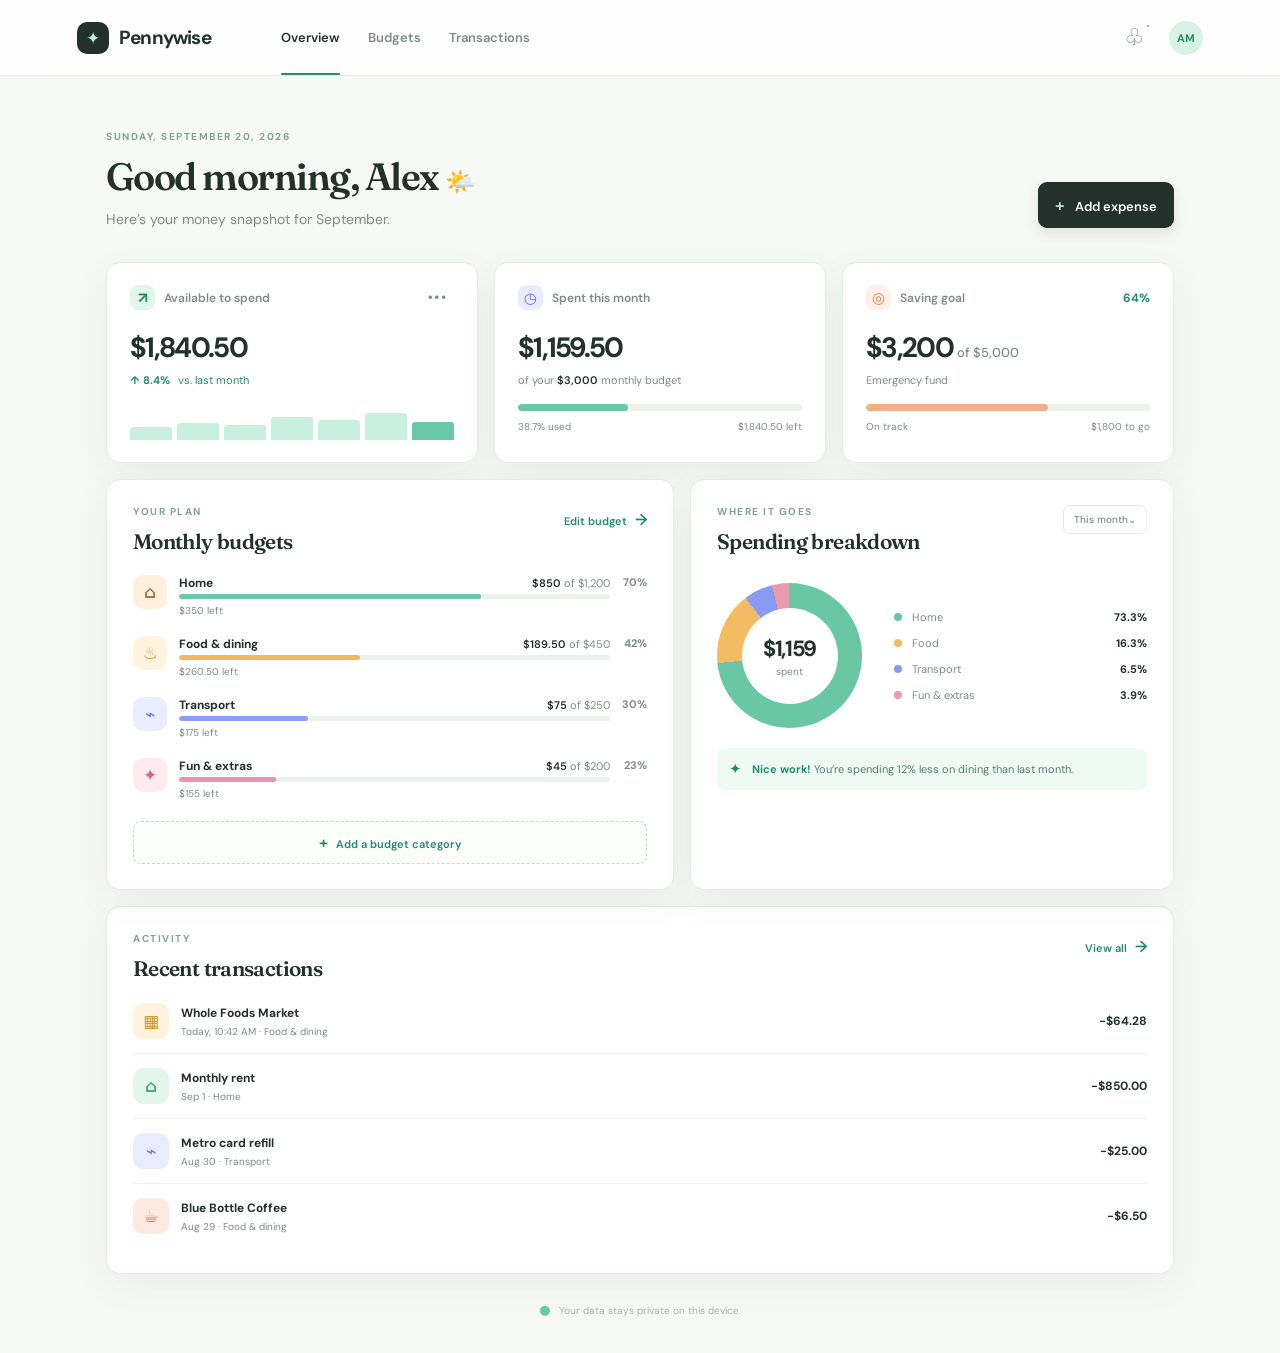
<file: index.html>
<!doctype html>
<html lang="en">
<head>
    <meta charset="utf-8">
    <meta name="viewport" content="width=device-width, initial-scale=1">
    <meta name="description" content="A calm, friendly dashboard for planning your budget and tracking spending.">
    <title>Pennywise | Your money, made simple</title>
    <link rel="stylesheet" href="styles.css">
</head>
<body>
    <header class="topbar">
        <a class="brand" href="index.html" aria-label="Pennywise home">
            <span class="brand-mark">✦</span><span>Pennywise</span>
        </a>
        <nav class="main-nav" aria-label="Main navigation">
            <a class="active" href="#overview">Overview</a>
            <a href="#budgets">Budgets</a>
            <a href="#transactions">Transactions</a>
        </nav>
        <div class="topbar-actions">
            <button class="icon-button" aria-label="Notifications">♧<span class="notification-dot"></span></button>
            <div class="avatar" aria-label="Account for Alex Morgan">AM</div>
        </div>
    </header>

    <main class="shell" id="overview">
        <section class="welcome-row">
            <div>
                <p class="eyebrow">SUNDAY, SEPTEMBER 20, 2026</p>
                <h1>Good morning, Alex <span>🌤️</span></h1>
                <p class="subheading">Here’s your money snapshot for September.</p>
            </div>
            <button class="primary-button" id="open-expense" type="button"><span>+</span> Add expense</button>
        </section>

        <section class="summary-grid" aria-label="September summary">
            <article class="summary-card balance-card">
                <div class="card-label"><span class="label-icon mint">↗</span><span>Available to spend</span><button class="more-button" aria-label="More options">•••</button></div>
                <strong class="amount" id="available-amount">$1,840.50</strong>
                <p class="positive"><span>↑ 8.4%</span> vs. last month</p>
                <div class="mini-bars" aria-label="Spending trend">
                    <i style="height:35%"></i><i style="height:48%"></i><i style="height:42%"></i><i style="height:63%"></i><i style="height:55%"></i><i style="height:76%"></i><i class="current" style="height:49%"></i>
                </div>
            </article>
            <article class="summary-card">
                <div class="card-label"><span class="label-icon lavender">◷</span><span>Spent this month</span></div>
                <strong class="amount" id="spent-amount">$1,159.50</strong>
                <p class="muted">of your <strong>$3,000</strong> monthly budget</p>
                <div class="progress-track"><span id="spent-progress" style="width:38.65%"></span></div>
                <div class="progress-meta"><span>38.7% used</span><span>$1,840.50 left</span></div>
            </article>
            <article class="summary-card">
                <div class="card-label"><span class="label-icon peach">◎</span><span>Saving goal</span><span class="goal-percent">64%</span></div>
                <strong class="amount">$3,200 <small>of $5,000</small></strong>
                <p class="muted">Emergency fund</p>
                <div class="progress-track peach-track"><span style="width:64%"></span></div>
                <div class="progress-meta"><span>On track</span><span>$1,800 to go</span></div>
            </article>
        </section>

        <div class="content-grid">
            <section class="panel budgets-panel" id="budgets">
                <div class="section-heading">
                    <div><p class="eyebrow">YOUR PLAN</p><h2>Monthly budgets</h2></div>
                    <button class="link-button" id="edit-budget" type="button">Edit budget <span>→</span></button>
                </div>
                <div class="budget-list" id="budget-list">
                    <div class="budget-row" data-category="Home" data-spent="850" data-limit="1200"><span class="category-icon home">⌂</span><div class="budget-info"><div><strong>Home</strong><span>$850 <em>of $1,200</em></span></div><div class="progress-track"><span style="width:70%"></span></div><small>$350 left</small></div><b>70%</b></div>
                    <div class="budget-row" data-category="Food" data-spent="189.50" data-limit="450"><span class="category-icon food">♨</span><div class="budget-info"><div><strong>Food & dining</strong><span>$189.50 <em>of $450</em></span></div><div class="progress-track"><span style="width:42%; background:#f4b860"></span></div><small>$260.50 left</small></div><b>42%</b></div>
                    <div class="budget-row" data-category="Transport" data-spent="75" data-limit="250"><span class="category-icon transport">⌁</span><div class="budget-info"><div><strong>Transport</strong><span>$75 <em>of $250</em></span></div><div class="progress-track"><span style="width:30%; background:#8b9cf6"></span></div><small>$175 left</small></div><b>30%</b></div>
                    <div class="budget-row" data-category="Fun" data-spent="45" data-limit="200"><span class="category-icon fun">✦</span><div class="budget-info"><div><strong>Fun & extras</strong><span>$45 <em>of $200</em></span></div><div class="progress-track"><span style="width:22.5%; background:#ec91ae"></span></div><small>$155 left</small></div><b>23%</b></div>
                </div>
                <button class="add-budget" type="button"><span>+</span> Add a budget category</button>
            </section>

            <section class="panel spending-panel">
                <div class="section-heading">
                    <div><p class="eyebrow">WHERE IT GOES</p><h2>Spending breakdown</h2></div>
                    <button class="period-button" type="button">This month⌄</button>
                </div>
                <div class="donut-wrap">
                    <div class="donut-chart"><div><strong>$1,159</strong><span>spent</span></div></div>
                    <ul class="legend">
                        <li><span class="legend-dot home-dot"></span><span>Home</span><b>73.3%</b></li>
                        <li><span class="legend-dot food-dot"></span><span>Food</span><b>16.3%</b></li>
                        <li><span class="legend-dot transport-dot"></span><span>Transport</span><b>6.5%</b></li>
                        <li><span class="legend-dot fun-dot"></span><span>Fun & extras</span><b>3.9%</b></li>
                    </ul>
                </div>
                <div class="insight"><span>✦</span><p><strong>Nice work!</strong> You’re spending 12% less on dining than last month.</p></div>
            </section>
        </div>

        <section class="panel transactions-panel" id="transactions">
            <div class="section-heading">
                <div><p class="eyebrow">ACTIVITY</p><h2>Recent transactions</h2></div>
                <button class="link-button" type="button">View all <span>→</span></button>
            </div>
            <div class="transaction-list" id="transaction-list">
                <div class="transaction"><span class="merchant-icon grocery">▦</span><div><strong>Whole Foods Market</strong><small>Today, 10:42 AM · Food & dining</small></div><b>−$64.28</b></div>
                <div class="transaction"><span class="merchant-icon home-icon">⌂</span><div><strong>Monthly rent</strong><small>Sep 1 · Home</small></div><b>−$850.00</b></div>
                <div class="transaction"><span class="merchant-icon transport-icon">⌁</span><div><strong>Metro card refill</strong><small>Aug 30 · Transport</small></div><b>−$25.00</b></div>
                <div class="transaction"><span class="merchant-icon coffee">☕</span><div><strong>Blue Bottle Coffee</strong><small>Aug 29 · Food & dining</small></div><b>−$6.50</b></div>
            </div>
        </section>

        <p class="privacy-note"><span>●</span> Your data stays private on this device.</p>
    </main>

    <div class="modal-backdrop hidden" id="expense-modal">
        <section class="modal" role="dialog" aria-modal="true" aria-labelledby="modal-title">
            <button class="close-button" id="close-expense" aria-label="Close">×</button>
            <p class="eyebrow">NEW TRANSACTION</p>
            <h2 id="modal-title">Add an expense</h2>
            <p class="modal-copy">Keep your spending plan up to date in a few seconds.</p>
            <form id="expense-form">
                <label for="expense-name">What did you spend on?</label>
                <input id="expense-name" required placeholder="e.g. Grocery run">
                <div class="form-row">
                    <div><label for="expense-amount">Amount</label><div class="amount-input"><span>$</span><input id="expense-amount" type="number" min="0.01" step="0.01" required placeholder="0.00"></div></div>
                    <div><label for="expense-category">Category</label><select id="expense-category"><option>Food & dining</option><option>Home</option><option>Transport</option><option>Fun & extras</option></select></div>
                </div>
                <button class="primary-button full-button" type="submit">Save expense <span>→</span></button>
            </form>
        </section>
    </div>
    <script src="app.js"></script>
</body>
</html>
</file>
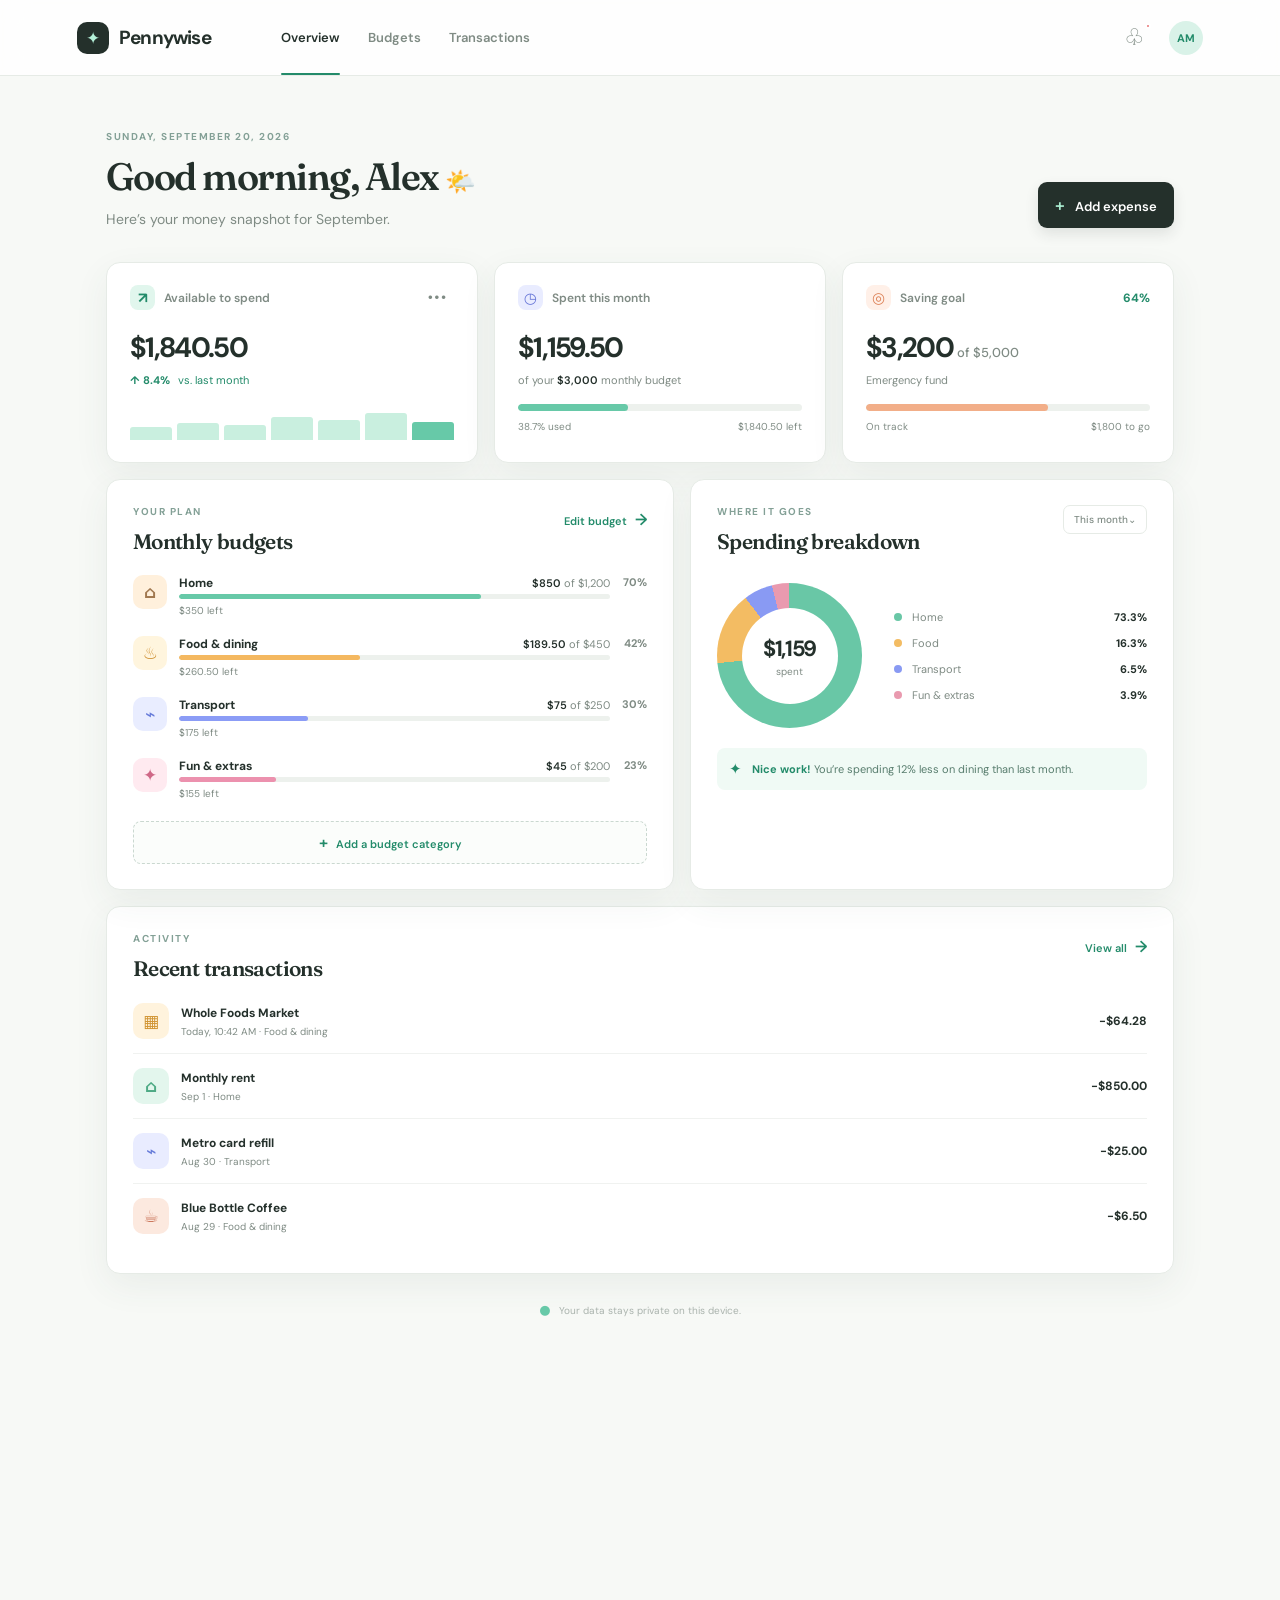
<file: dashboard.html>
<!doctype html>
<html lang="en"><head><meta charset="utf-8"><meta http-equiv="refresh" content="0; url=index.html"><title>Pennywise</title></head><body><p>Open <a href="index.html">Pennywise</a>.</p></body></html>
</file>
<file: styles.css>
@import url("https://fonts.googleapis.com/css2?family=DM+Sans:wght@400;500;600;700&family=Fraunces:opsz,wght@9..144,600&display=swap");

:root{--ink:#24302b;--muted:#7f8b84;--faint:#aab3ad;--bg:#f7f9f6;--card:#fff;--line:#e6ebe6;--mint:#67c9a8;--mint-dark:#238b6a;--lav:#8d9bf4;--peach:#f2ae88;--shadow:0 12px 35px rgba(51,82,68,.07)}
*{box-sizing:border-box}html{scroll-behavior:smooth}body{margin:0;min-height:100vh;background:var(--bg);color:var(--ink);font:14px "DM Sans",system-ui,sans-serif}.topbar{height:76px;background:rgba(255,255,255,.82);border-bottom:1px solid var(--line);display:flex;align-items:center;padding:0 clamp(20px,6vw,88px);gap:70px;position:sticky;top:0;z-index:5;backdrop-filter:blur(14px)}.brand{display:flex;align-items:center;gap:10px;text-decoration:none;color:var(--ink);font-weight:700;font-size:19px;letter-spacing:-.04em}.brand-mark{display:grid;place-items:center;width:32px;height:32px;border-radius:10px;background:var(--ink);color:#b4f0d8;font-size:17px}.main-nav{display:flex;gap:28px;flex:1;height:100%;align-items:center}.main-nav a{height:100%;display:grid;place-items:center;color:var(--muted);text-decoration:none;font-size:13px;font-weight:600;position:relative}.main-nav a.active{color:var(--ink)}.main-nav a.active:after{content:"";position:absolute;bottom:0;left:0;right:0;height:2px;background:var(--mint-dark);border-radius:3px}.topbar-actions{display:flex;align-items:center;gap:18px}.icon-button,.more-button,.close-button{border:0;background:none;color:var(--muted);cursor:pointer}.icon-button{font-size:23px;position:relative}.notification-dot{position:absolute;right:0;top:0;width:6px;height:6px;background:#e87778;border:2px solid white;border-radius:50%}.avatar{display:grid;place-items:center;width:34px;height:34px;background:#d9f2e8;color:#238b6a;border-radius:50%;font-size:11px;font-weight:700}.shell{max-width:1120px;margin:auto;padding:54px 26px 35px}.welcome-row{display:flex;justify-content:space-between;align-items:end;margin-bottom:34px}.eyebrow{color:#83a096;font-size:10px;font-weight:700;letter-spacing:.15em;margin:0 0 10px}.welcome-row h1{font:600 clamp(29px,4vw,38px) Fraunces,serif;letter-spacing:-.04em;margin:0}.welcome-row h1 span{font-family:inherit;font-size:.65em}.subheading{color:var(--muted);margin:10px 0 0;font-size:14px}.primary-button{border:0;border-radius:9px;padding:12px 17px;background:var(--ink);color:white;font:600 13px "DM Sans";cursor:pointer;box-shadow:0 6px 14px #24302b1c;transition:transform .15s,background .15s}.primary-button:hover{background:#3c5047;transform:translateY(-1px)}.primary-button span{color:#a9ebcf;font-size:17px;margin-right:7px}.summary-grid{display:grid;grid-template-columns:1.12fr 1fr 1fr;gap:16px}.summary-card,.panel{background:var(--card);border:1px solid var(--line);border-radius:14px;box-shadow:var(--shadow)}.summary-card{min-height:180px;padding:22px 23px}.card-label{display:flex;align-items:center;gap:9px;color:var(--muted);font-size:12px;font-weight:600}.card-label .more-button{margin-left:auto;letter-spacing:2px}.label-icon{display:grid;place-items:center;width:25px;height:25px;border-radius:8px;font-weight:700;font-size:15px}.mint{background:#e1f6ed;color:var(--mint-dark)}.lavender{background:#e9ecff;color:#6776d7}.peach{background:#fff0e8;color:#dd8359}.amount{display:block;font-size:28px;letter-spacing:-.06em;margin:19px 0 7px}.amount small{font-size:13px;color:var(--muted);font-weight:500;letter-spacing:0}.summary-card p{margin:0;font-size:11px}.positive{color:var(--mint-dark)}.positive span{font-weight:700;margin-right:5px}.muted{color:var(--muted)}.muted strong{color:var(--ink);font-weight:600}.mini-bars{height:36px;display:flex;align-items:end;gap:5px;margin-top:17px}.mini-bars i{display:block;flex:1;background:#c9efdf;border-radius:3px 3px 0 0}.mini-bars i.current{background:var(--mint)}.progress-track{height:7px;background:#edf1ed;border-radius:9px;overflow:hidden;margin-top:17px}.progress-track span{display:block;height:100%;border-radius:9px;background:var(--mint)}.progress-meta{display:flex;justify-content:space-between;color:var(--muted);font-size:10px;margin-top:9px}.goal-percent{margin-left:auto;color:var(--mint-dark);font-weight:700}.peach-track span{background:var(--peach)}.content-grid{display:grid;grid-template-columns:1.08fr .92fr;gap:16px;margin-top:16px}.panel{padding:25px 26px}.section-heading{display:flex;justify-content:space-between;align-items:start;margin-bottom:21px}.section-heading h2{font:600 21px Fraunces,serif;letter-spacing:-.03em;margin:0}.link-button{border:0;background:none;color:var(--mint-dark);font:600 11px "DM Sans";padding:4px 0;cursor:pointer}.link-button span{font-size:16px;margin-left:5px}.budget-list{display:grid;gap:19px}.budget-row{display:flex;align-items:start;gap:12px}.category-icon,.merchant-icon{display:grid;place-items:center;flex:none;border-radius:10px;font-size:17px;font-weight:700}.category-icon{width:34px;height:34px}.home{color:#a17850;background:#fff0dc}.food{color:#ce8f31;background:#fff5de}.transport{color:#667bd9;background:#e9edff}.fun{color:#cf6887;background:#ffeaf0}.budget-info{flex:1}.budget-info>div:first-child{display:flex;justify-content:space-between;align-items:baseline;margin-bottom:3px}.budget-info strong{font-size:12px}.budget-info span{font-size:11px;font-weight:600}.budget-info em{color:var(--muted);font-style:normal;font-weight:400}.budget-info .progress-track{height:5px;margin-top:0}.budget-info small{display:block;color:var(--muted);font-size:10px;margin-top:5px}.budget-row>b{font-size:11px;color:var(--muted);min-width:25px;text-align:right}.add-budget{border:1px dashed #cad8d0;background:#fbfdfb;color:var(--mint-dark);width:100%;padding:10px;border-radius:8px;font:600 11px "DM Sans";margin-top:21px;cursor:pointer}.add-budget span{font-size:16px;margin-right:5px}.period-button{border:1px solid var(--line);background:white;border-radius:7px;padding:7px 10px;color:var(--muted);font:500 10px "DM Sans"}.donut-wrap{display:flex;align-items:center;gap:32px;padding:8px 0 20px}.donut-chart{width:145px;height:145px;border-radius:50%;background:conic-gradient(#69c7a6 0 73.3%,#f3bc63 73.3% 89.6%,#899af3 89.6% 96.1%,#e99aaf 96.1%);display:grid;place-items:center;flex:none}.donut-chart>div{width:96px;height:96px;background:white;border-radius:50%;display:grid;place-content:center;text-align:center}.donut-chart strong{font-size:22px;letter-spacing:-.06em}.donut-chart span{font-size:10px;color:var(--muted);margin-top:2px}.legend{list-style:none;padding:0;margin:0;display:grid;gap:12px;flex:1}.legend li{display:grid;grid-template-columns:10px 1fr auto;align-items:center;gap:8px;color:var(--muted);font-size:11px}.legend b{color:var(--ink);font-size:11px}.legend-dot{width:8px;height:8px;border-radius:50%}.home-dot{background:#69c7a6}.food-dot{background:#f3bc63}.transport-dot{background:#899af3}.fun-dot{background:#e99aaf}.insight{display:flex;align-items:center;gap:10px;border-radius:8px;padding:11px 12px;background:#f0faf5;color:var(--mint-dark);font-size:11px}.insight>span{font-size:15px}.insight p{margin:0;color:#587d6e}.insight strong{color:var(--mint-dark)}.transactions-panel{margin-top:16px}.transaction-list{display:grid}.transaction{display:flex;align-items:center;gap:12px;padding:14px 0;border-top:1px solid #f0f2f0}.transaction:first-child{border-top:0;padding-top:1px}.merchant-icon{width:36px;height:36px}.grocery{background:#fff3dd;color:#d19432}.home-icon{background:#e3f6ed;color:#4eaa85}.transport-icon{background:#e9ecff;color:#667bd9}.coffee{background:#fce9df;color:#cc795e}.transaction div{flex:1}.transaction strong{display:block;font-size:12px}.transaction small{display:block;color:var(--muted);font-size:10px;margin-top:4px}.transaction>b{font-size:12px}.privacy-note{text-align:center;color:var(--faint);font-size:10px;margin:27px 0 0}.privacy-note span{color:var(--mint);font-size:13px;margin-right:5px}.modal-backdrop{position:fixed;inset:0;background:#20352e66;display:grid;place-items:center;padding:20px;z-index:10}.hidden{display:none!important}.modal{position:relative;width:min(100%,440px);background:white;border-radius:16px;padding:31px;box-shadow:0 25px 70px #1e3b2c33}.modal h2{font:600 28px Fraunces,serif;margin:0 0 8px;letter-spacing:-.04em}.modal-copy{color:var(--muted);font-size:12px;margin:0 0 25px}.close-button{position:absolute;top:17px;right:20px;font-size:26px;font-weight:300}.modal label{display:block;color:var(--muted);font-size:11px;font-weight:600;margin:0 0 7px}.modal input,.modal select{width:100%;height:42px;border:1px solid #dce5df;border-radius:8px;padding:0 12px;outline:none;color:var(--ink);font:13px "DM Sans";background:white}.modal input:focus,.modal select:focus{border-color:var(--mint)}.form-row{display:grid;grid-template-columns:1fr 1fr;gap:12px;margin-top:17px}.amount-input{position:relative}.amount-input span{position:absolute;left:12px;top:12px;color:var(--muted)}.amount-input input{padding-left:26px}.full-button{width:100%;margin-top:25px}
@media(max-width:800px){.topbar{padding:0 20px;gap:25px}.main-nav{gap:16px}.shell{padding:39px 16px 28px}.summary-grid,.content-grid{grid-template-columns:1fr}.welcome-row{align-items:start;gap:20px;flex-direction:column}.welcome-row .primary-button{align-self:stretch}.donut-wrap{justify-content:center}.panel{padding:22px 19px}}
@media(max-width:520px){.main-nav{display:none}.topbar{justify-content:space-between}.summary-grid{gap:10px}.summary-card{min-height:165px}.donut-wrap{gap:20px}.donut-chart{width:125px;height:125px}.donut-chart>div{width:84px;height:84px}.donut-chart strong{font-size:18px}.legend{gap:9px}}
</file>
